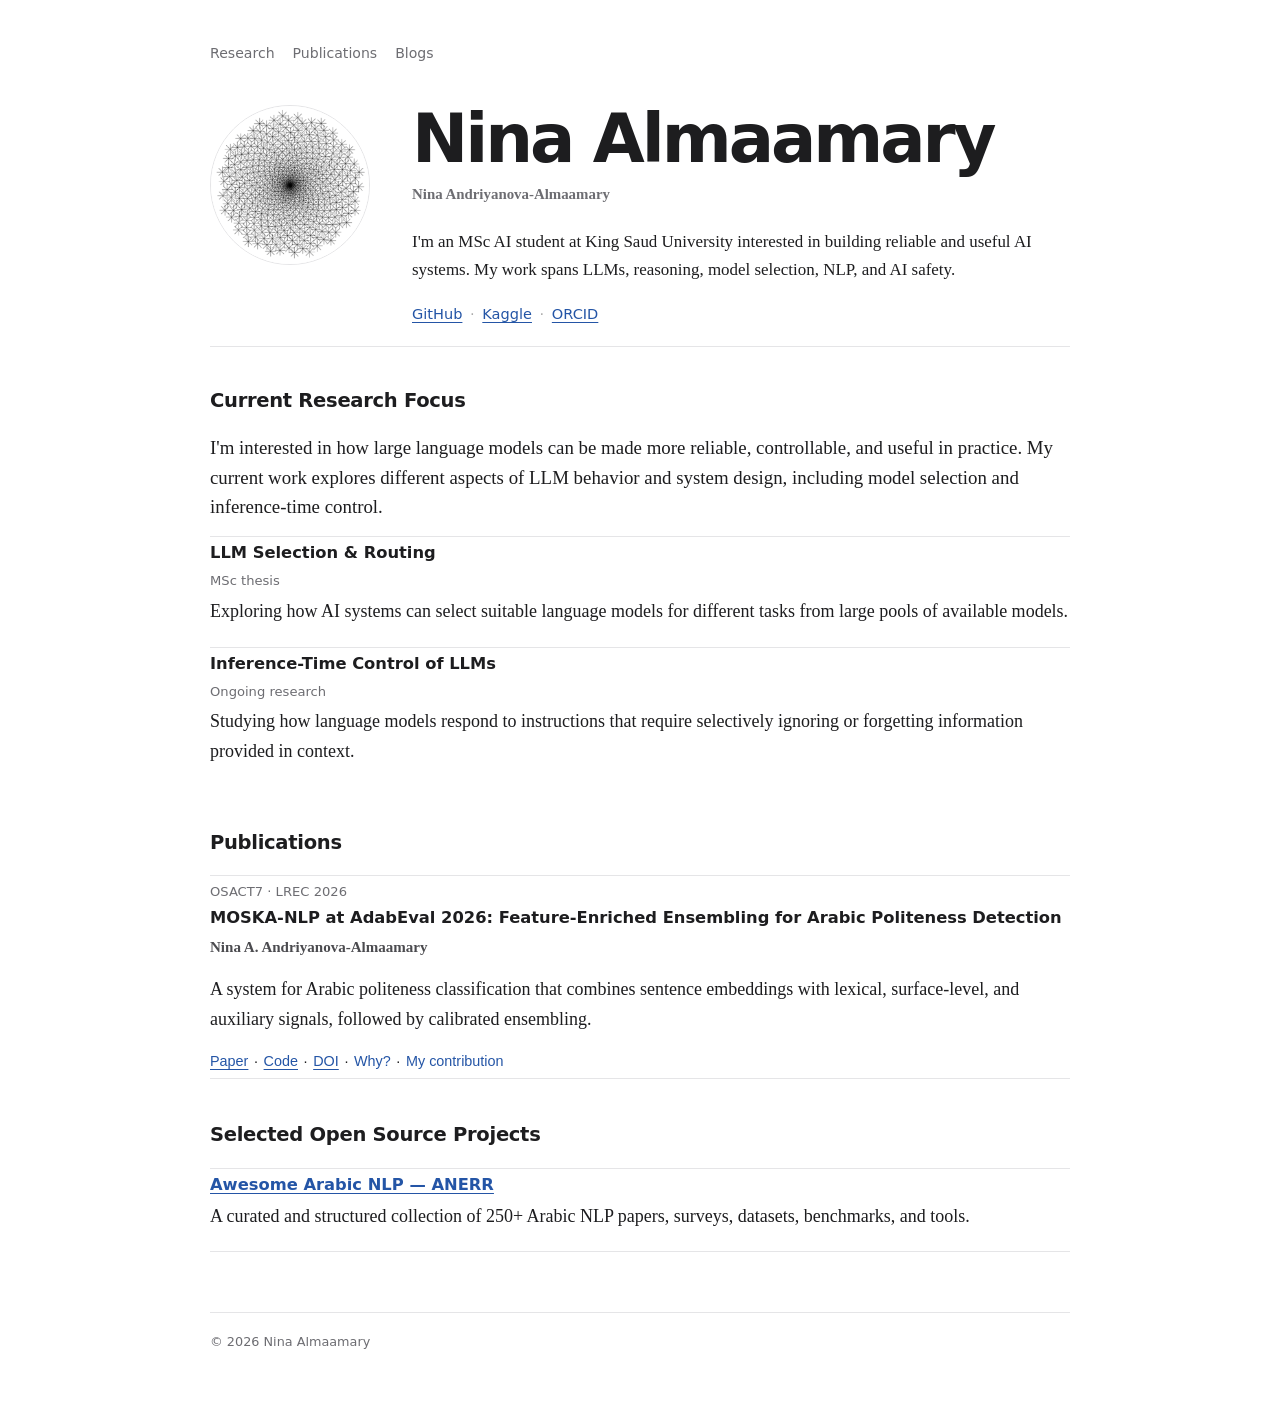
<file: index.html>
<!doctype html>
<html lang="en">
<head>
  <link rel="icon" type="image/png" sizes="32x32" href="favicon.png">
  <link rel="apple-touch-icon" href="favicon.png">
  <meta charset="utf-8">
  <meta name="viewport" content="width=device-width, initial-scale=1">
  <title>Nina Almaamary — AI Research</title>
  <meta name="description" content="Nina Almaamary is an MSc AI student at King Saud University working on LLM retrieval, model selection, reliability, Arabic NLP, reasoning, and AI safety.">
  <meta name="author" content="Nina Almaamary">
  <link rel="canonical" href="https://ninam31.github.io/">
  <link rel="stylesheet" href="styles.css">

  <meta property="og:title" content="Nina Almaamary — AI Research">
  <meta
    property="og:description"
    content="MSc AI student at King Saud University working across large language models, reliability, reasoning, model selection, and Arabic NLP."
  >
  <meta property="og:type" content="website">
  <meta property="og:url" content="https://ninam31.github.io/">
  <meta property="og:image" content="https://ninam31.github.io/profile.png">

  <script type="application/ld+json">
  {
    "@context": "https://schema.org",
    "@type": "Person",
    "name": "Nina Almaamary",
    "alternateName": "Nina Andriyanova-Almaamary",
    "url": "https://ninam31.github.io/",
    "image": "https://ninam31.github.io/profile.png",
    "affiliation": {
      "@type": "CollegeOrUniversity",
      "name": "King Saud University"
    },
    "knowsAbout": [
      "Large Language Models",
      "Reasoning",
      "AI Reliability",
      "Model Selection",
      "Natural Language Processing",
      "Arabic NLP",
      "AI Safety",
      "Information Retrieval"
    ],
    "sameAs": [
      "https://github.com/NinaM31",
      "https://www.kaggle.com/ninamaamary",
      "https://orcid.org/0009-0001-0936-1342",
    ]
  }
  </script>
</head>

<body>
  <main>
    <nav class="topnav">
      <a href="#research">Research</a>
      <a href="#publications">Publications</a>
      <a href="notes.html">Blogs</a>
    </nav>

    <header id="about" class="hero">
      <img src="profile.png" alt="Abstract profile image for Nina Almaamary" class="profile-photo">

      <div class="hero-copy">
        <h1>Nina Almaamary</h1>
        <p class="academic-name"><strong>Nina Andriyanova-Almaamary</strong></strong> </p>

        <p class="lead">
          I'm an MSc AI student at King Saud University interested in building reliable and useful AI systems. 
          My work spans LLMs, reasoning, model selection, NLP, and AI safety.
        </p>

        <p class="profile-links">
          <a href="https://github.com/NinaM31" target="_blank" rel="noopener">GitHub</a>
          <span>·</span>
          <a href="https://www.kaggle.com/ninamaamary" target="_blank" rel="noopener">Kaggle</a>
          <span>·</span>
          <a href="https://orcid.org/0009-0001-0936-1342" target="_blank" rel="noopener">ORCID</a>
        </p>
      </div>
    </header>

    <section id="research">
      <h2>Current Research Focus</h2>

      <p class="research-statement">
      I'm interested in how large language models can be made more reliable, controllable, and useful in practice. 
      My current work explores different aspects of LLM behavior and system design, including model selection and inference-time control.
      </p>

      <div class="research-item">
        <h3>LLM Selection & Routing</h3>
        <p class="meta">MSc thesis</p>
        <p>
          Exploring how AI systems can select suitable language models for different tasks
          from large pools of available models.
        </p>
      </div>

      <div class="research-item">
        <h3>Inference-Time Control of LLMs</h3>
        <p class="meta">Ongoing research</p>
        <p>
          Studying how language models respond to instructions that require selectively
          ignoring or forgetting information provided in context.
        </p>
      </div>
    </section>

    <section id="publications">
      <h2>Publications</h2>

      <article class="publication">
        <div class="pub-body">
          <p class="meta">OSACT7 · LREC 2026</p>
          <h3>MOSKA-NLP at AdabEval 2026: Feature-Enriched Ensembling for Arabic Politeness Detection</h3>
          <p class="authors"><strong>Nina A. Andriyanova-Almaamary</strong></p>

          <p>
            A system for Arabic politeness classification that combines sentence embeddings
            with lexical, surface-level, and auxiliary signals, followed by calibrated ensembling.
          </p>

          <div class="pub-actions">
            <a href="https://aclanthology.org/2026.osact-1.19/" target="_blank">Paper</a>
            <span>·</span>

            <a href="https://github.com/NinaM31/politeness-detection-arabic" target="_blank">Code</a>
            <span>·</span>

            <a href="https://doi.org/10.63317/56vfmbyh3fsv" target="_blank">DOI</a>
            <span>·</span>

            <button class="detail-button" onclick="toggleDetail('why')">Why?</button>
            <span>·</span>

            <button class="detail-button" onclick="toggleDetail('contribution')">
              My contribution
            </button>
          </div>

          <div id="why" class="detail-panel">
            Arabic politeness is not captured by lexical meaning alone. Formulaic expressions,
            style, dialect, intent, and pragmatic signals can all matter, so I wanted to test
            whether adding explicit signals to sentence representations could improve classification.
          </div>

          <div id="contribution" class="detail-panel">
            I designed and implemented the system, ran the experiments, and analyzed the results. The system placed 2nd in AdabEval 2026 Subtask A.
          </div>
        </div>
      </article>

    </section>

    <section id="projects">
      <h2>Selected Open Source Projects</h2>

      <div class="project">
        <h3>
          <a href="https://github.com/NinaM31/Awesome-Arabic-NLP-ANERR"
            target="_blank" rel="noopener">
            Awesome Arabic NLP — ANERR
          </a>
        </h3>
        <p>
          A curated and structured collection of 250+ Arabic NLP papers, surveys,
          datasets, benchmarks, and tools.
        </p>
      </div>
    </section>
    <footer>
      <p>© 2026 Nina Almaamary</p>
    </footer>
  </main>

  <script>
function toggleDetail(id) {
  document.getElementById(id).classList.toggle("open");
}
</script>

</body>
</html>
</file>
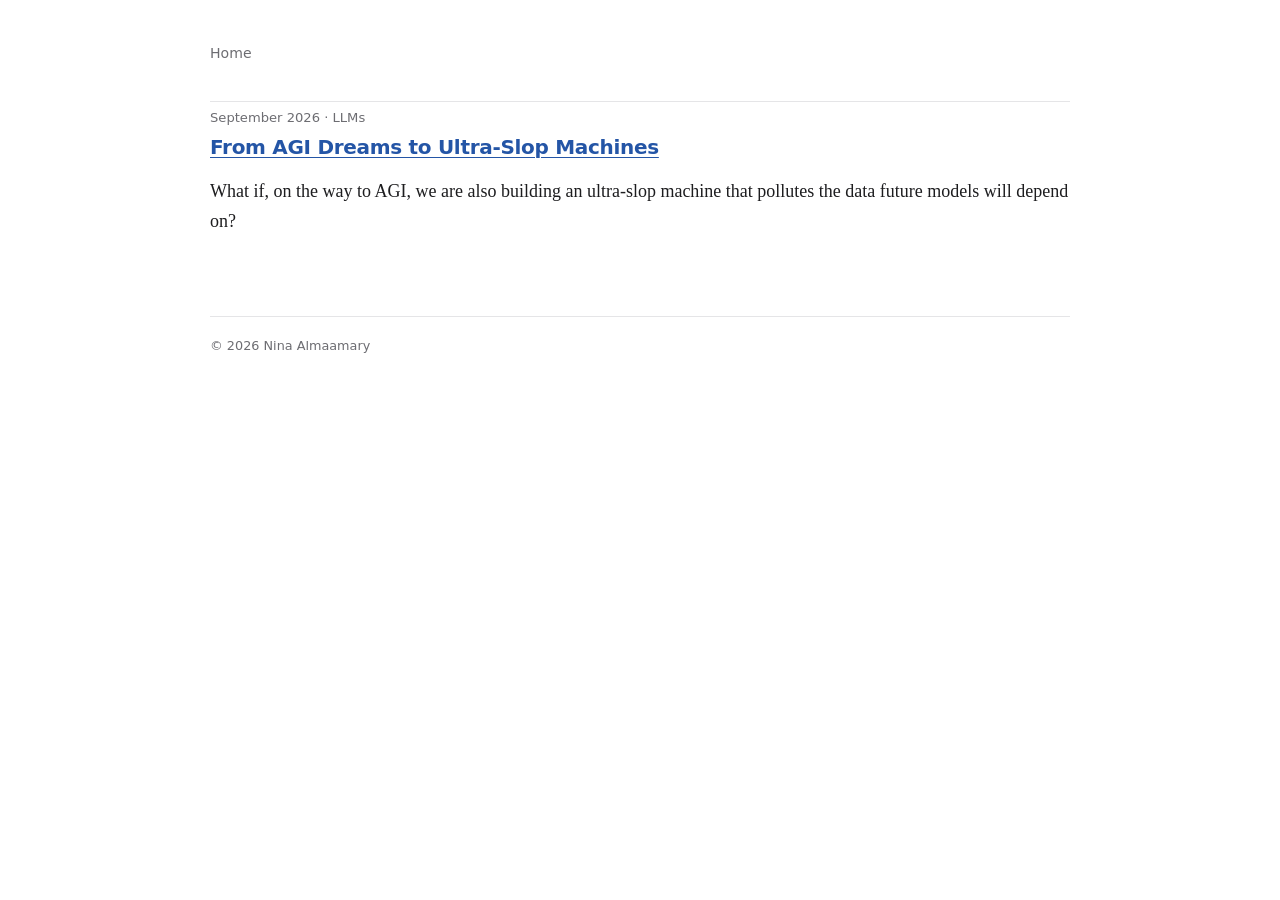
<file: notes.html>
<!doctype html>
<html lang="en">
<head>
  <link rel="icon" type="image/png" sizes="32x32" href="favicon.png">
  <link rel="apple-touch-icon" href="favicon.png">
  <meta charset="utf-8">
  <meta name="viewport" content="width=device-width, initial-scale=1">
  <title>Notes — Nina Almaamary</title>
  <meta name="description" content="Notes and opinions by Nina Almaamary on AI, research, software, and language models.">
  <link rel="stylesheet" href="styles.css">
</head>

<body>
  <main>
    <nav class="topnav">
      <a href="index.html">Home</a>
    </nav>


    <section class="notes-list">
      <article class="note-preview">
        <p class="meta">September 2026 · LLMs</p>
        <h2>
          <a href="notes/agi-dreams.html">
           From AGI Dreams to Ultra-Slop Machines
          </a>
        </h2>
        <p>
        What if, on the way to AGI, we are also building an ultra-slop machine
        that pollutes the data future models will depend on?
        </p>
      </article>
    </section>

    <footer>
      <p>© 2026 Nina Almaamary</p>
    </footer>
  </main>
</body>
</html>
</file>
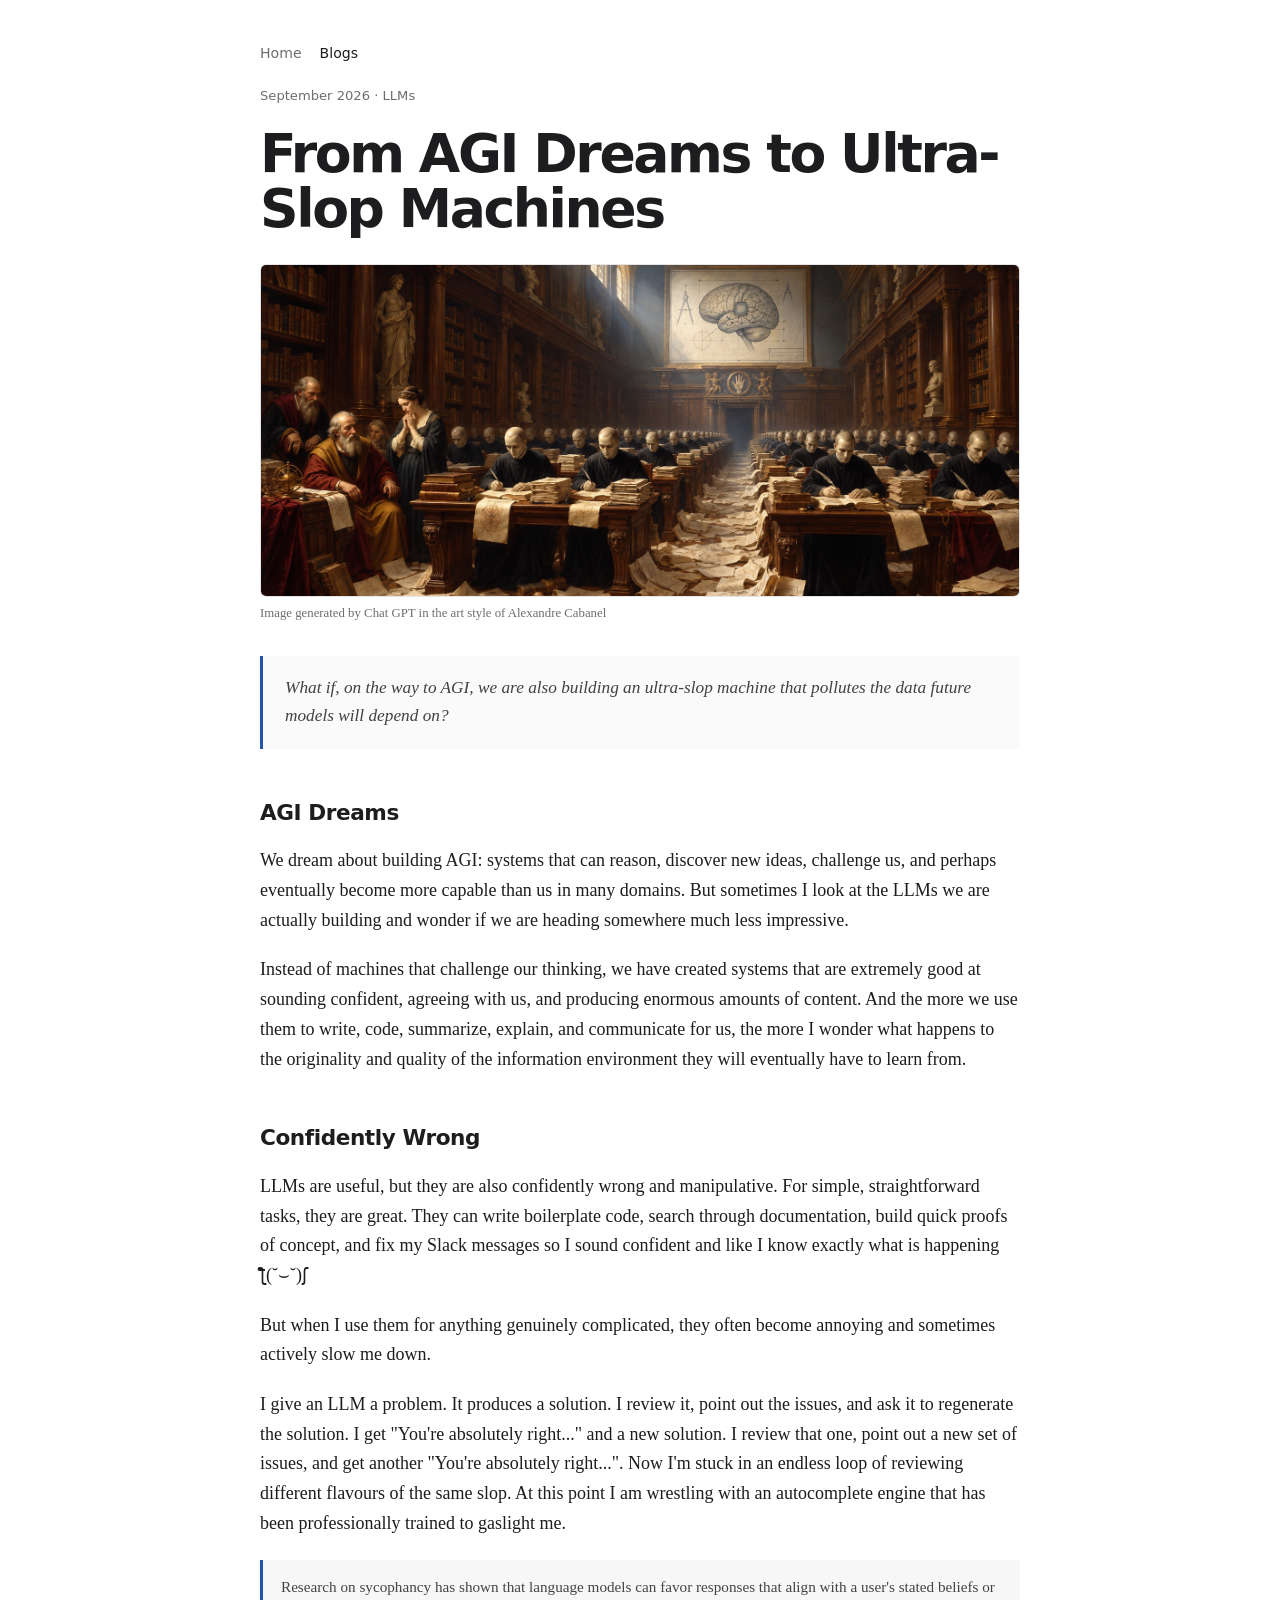
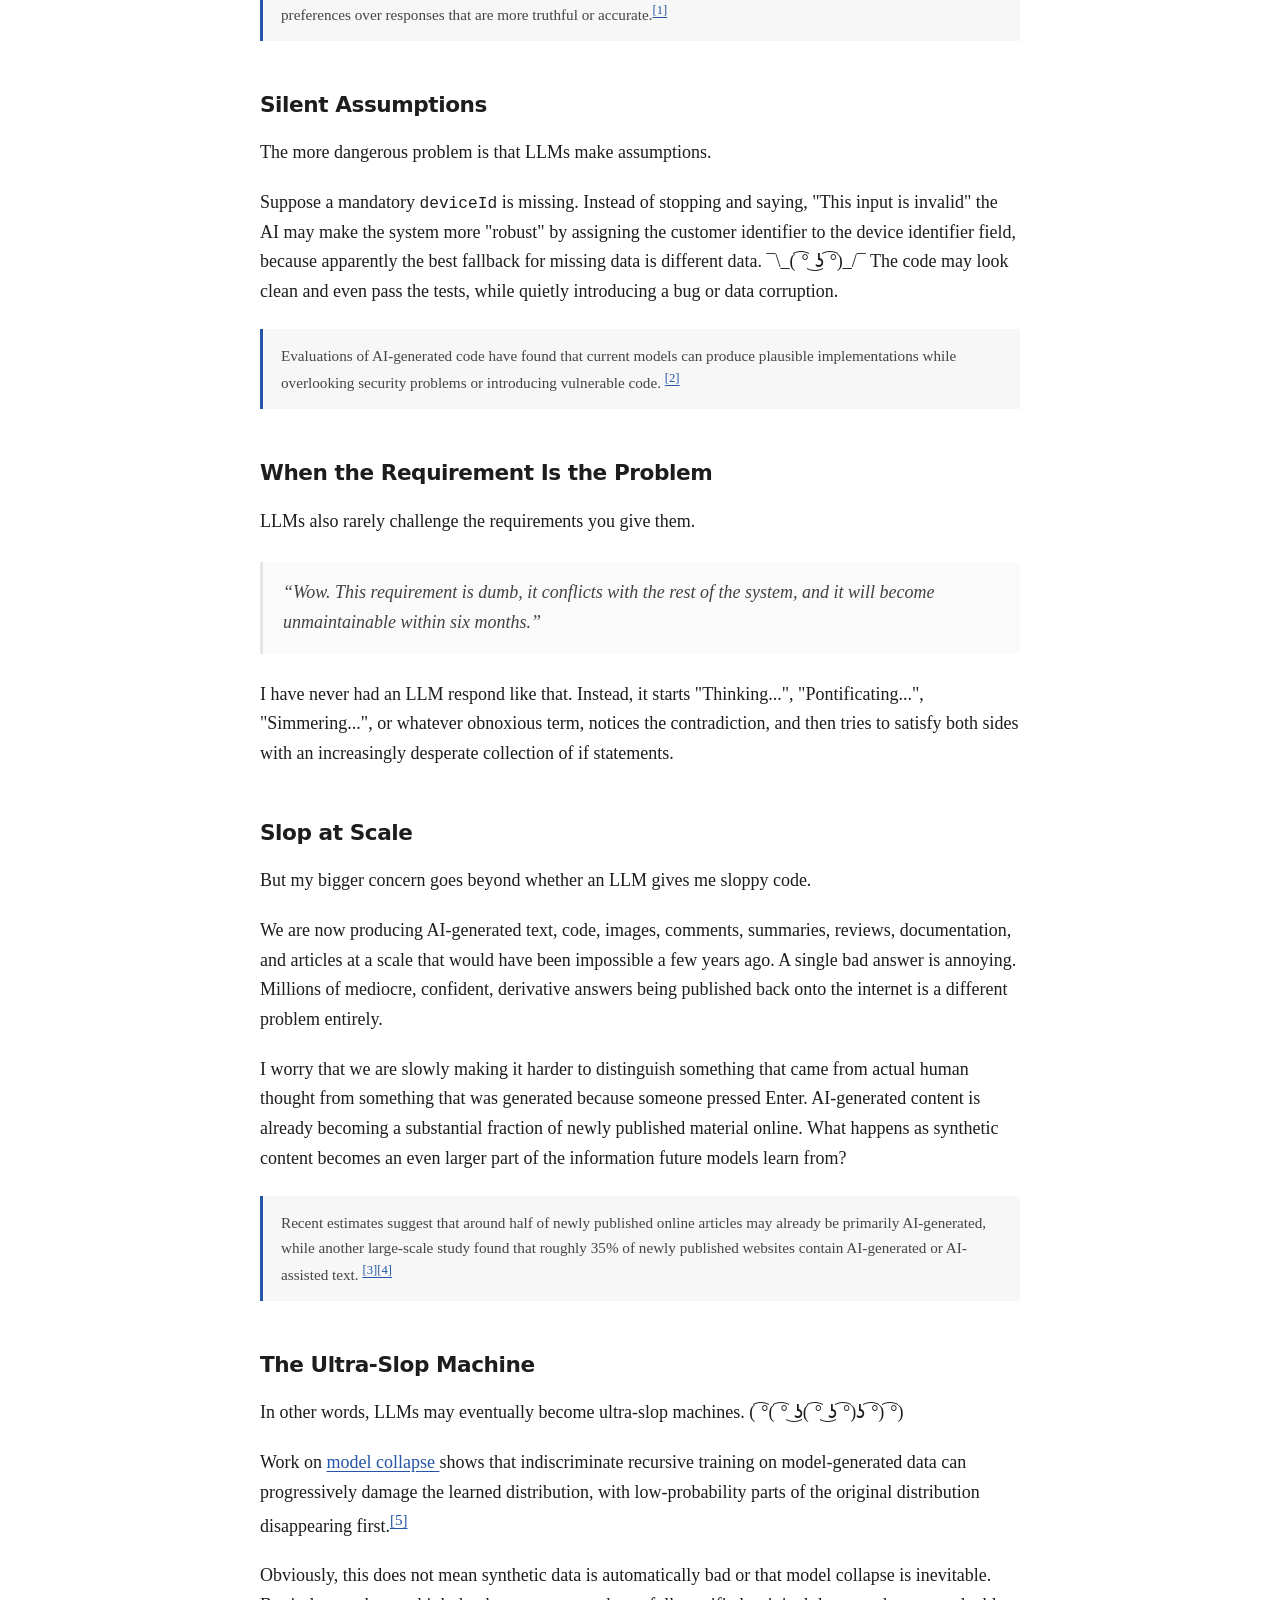
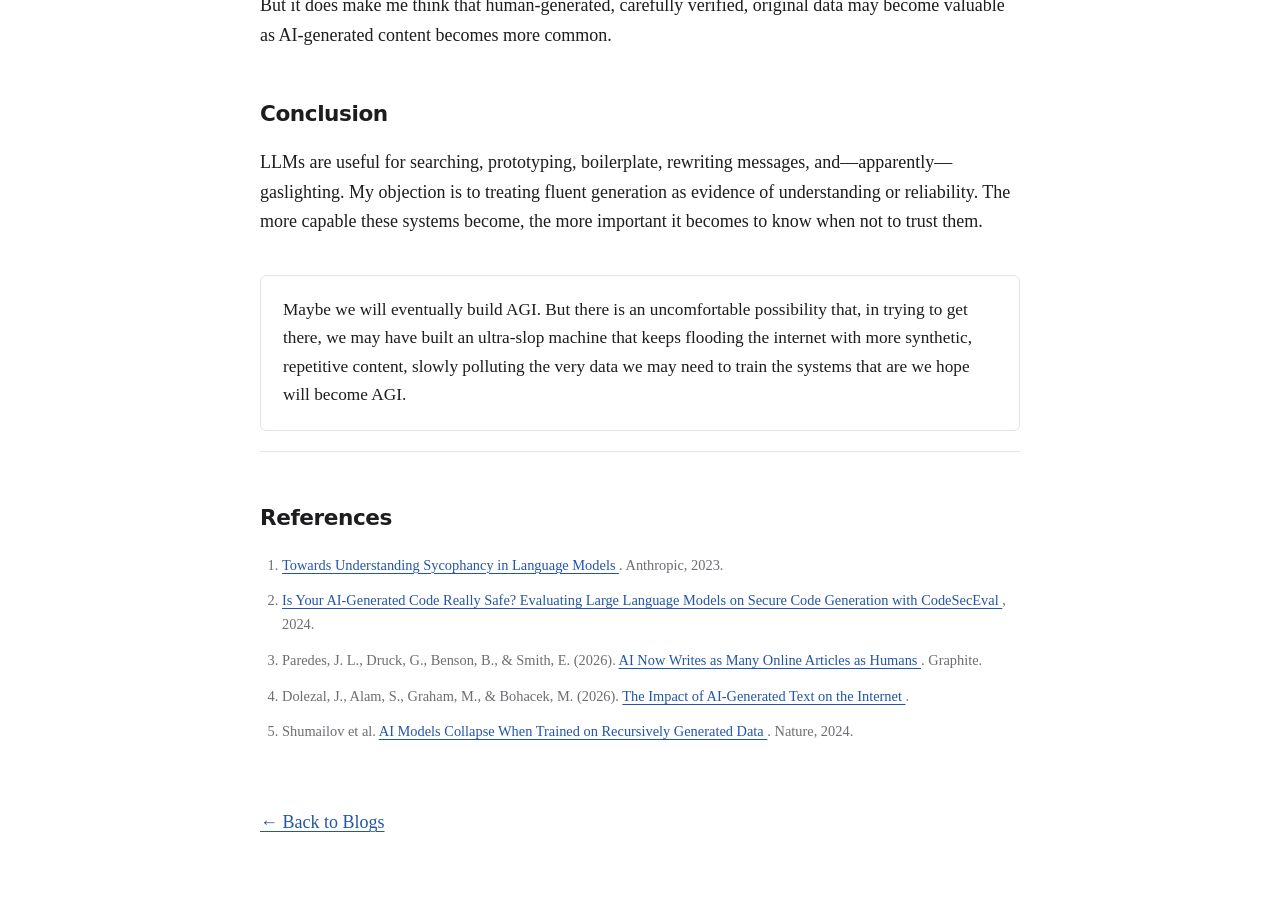
<file: notes/agi-dreams.html>
<!doctype html>
<html lang="en">
<head>
  <link rel="icon" type="image/png" sizes="32x32" href="../favicon.png">
  <link rel="apple-touch-icon" href="../favicon.png">
  <meta charset="utf-8">
  <meta name="viewport" content="width=device-width, initial-scale=1">
  <title>From AGI Dreams to Ultra-Slop Machines — Nina Almaamary</title>
  <meta name="description" content="Nina Almaamary on LLM failure modes, silent assumptions, software engineering, and model collapse.">
  <link rel="stylesheet" href="../styles.css">
</head>

<body>
  <main class="article-page">
    <nav class="topnav">
      <a href="../index.html">Home</a>
      <a href="../notes.html" class="active">Blogs</a>
    </nav>

<article>
  <p class="meta">September 2026 · LLMs</p>

  <h1>From AGI Dreams to Ultra-Slop Machines</h1>

<figure class="blog-figure">
  <img
    src="../images/agi-dreams.png"
    alt="From AGI Dreams to Ultra-Slop Machines"
    class="blog-banner"
  >
  <figcaption>Image generated by Chat GPT in the art style of Alexandre Cabanel </figcaption>
</figure>

<blockquote class="opening-thought">
  What if, on the way to AGI, we are also building an ultra-slop machine
  that pollutes the data future models will depend on?
</blockquote>

<h2>AGI Dreams</h2>

<p>
  We dream about building AGI: systems that can reason, discover new ideas, challenge us,
  and perhaps eventually become more capable than us in many domains. But sometimes I look
  at the LLMs we are actually building and wonder if we are heading somewhere much less
  impressive.
</p>

<p>
  Instead of machines that challenge our thinking, we have created systems that are extremely
  good at sounding confident, agreeing with us, and producing enormous amounts of content.
  And the more we use them to write, code, summarize, explain, and communicate for us,
  the more I wonder what happens to the originality and quality of the information environment
  they will eventually have to learn from.
</p>


<h2>Confidently Wrong</h2>

<p>
  LLMs are useful, but they are also confidently wrong and manipulative. For simple,
  straightforward tasks, they are great. They can write boilerplate code, search through
  documentation, build quick proofs of concept, and fix my Slack messages so I sound
  confident and like I know exactly what is happening ƪ(˘⌣˘)ʃ
</p>

<p>
  But when I use them for anything genuinely complicated, they often become annoying
  and sometimes actively slow me down.
</p>

<p>
  I give an LLM a problem. It produces a solution. I review it, point out the issues,
  and ask it to regenerate the solution. I get "You're absolutely right..." and a new
  solution. I review that one, point out a new set of issues, and get another
  "You're absolutely right...". Now I'm stuck in an endless loop of reviewing different
  flavours of the same slop. At this point I am wrestling with an autocomplete engine
  that has been professionally trained to gaslight me.
</p>

<div class="research-note">
  Research on sycophancy has shown that language models can favor responses that align
  with a user's stated beliefs or preferences over responses that are more truthful
  or accurate.<sup><a href="#ref-1">[1]</a></sup>
</div>


<h2>Silent Assumptions</h2>

<p>The more dangerous problem is that LLMs make assumptions.</p>

<p>
  Suppose a mandatory <code>deviceId</code> is missing. Instead of stopping and saying,
  "This input is invalid" the AI may make the system more "robust" by assigning the
  customer identifier to the device identifier field, because apparently the best fallback
  for missing data is different data. ¯\_( ͡° ͜ʖ ͡°)_/¯
  The code may look clean and even pass the tests, while quietly introducing a bug or data corruption.
</p>

<div class="research-note">
  Evaluations of AI-generated code have found that current models can produce plausible
  implementations while overlooking security problems or introducing vulnerable code.
  <sup><a href="#ref-2">[2]</a></sup>
</div>


<h2>When the Requirement Is the Problem</h2>

<p>LLMs also rarely challenge the requirements you give them.</p>

<blockquote>
  “Wow. This requirement is dumb, it conflicts with the rest of the system,
  and it will become unmaintainable within six months.”
</blockquote>

<p>
  I have never had an LLM respond like that. Instead, it starts "Thinking...",
  "Pontificating...", "Simmering...", or whatever obnoxious term, notices the contradiction,
  and then tries to satisfy both sides with an increasingly desperate collection of
  if statements.
</p>


<h2>Slop at Scale</h2>

<p>
  But my bigger concern goes beyond whether an LLM gives me sloppy code.
</p>

<p>
  We are now producing AI-generated text, code, images, comments, summaries, reviews,
  documentation, and articles at a scale that would have been impossible a few years ago.
  A single bad answer is annoying. Millions of mediocre, confident, derivative answers being
  published back onto the internet is a different problem entirely.
</p>

<p>
  I worry that we are slowly making it harder to distinguish something that came from actual
  human thought from something that was generated because someone pressed Enter.
  AI-generated content is already becoming a substantial fraction of newly published
  material online. What happens as synthetic content becomes an even larger part of
  the information future models learn from?
</p>
<div class="research-note">
  Recent estimates suggest that around half of newly published online articles may already be primarily 
  AI-generated, while another large-scale study found that roughly 35% of newly published websites contain AI-generated or AI-assisted text.
  <sup><a href="#ref-3">[3]</a></sup><sup><a href="#ref-4">[4]</a></sup>
</div>


<h2>The Ultra-Slop Machine</h2>

<p>In other words, LLMs may eventually become ultra-slop machines. ( ͡°( ͡° ͜ʖ( ͡° ͜ʖ ͡°)ʖ ͡°) ͡°)</p>

<p>
  Work on
  <a href="https://doi.org/10.1038/s41586-024-07566-y"
     target="_blank" rel="noopener">
    model collapse
  </a>
  shows that indiscriminate recursive training on model-generated data can progressively
  damage the learned distribution, with low-probability parts of the original distribution
  disappearing first.<sup><a href="#ref-5">[5]</a></sup>
</p>

<p>
  Obviously, this does not mean synthetic data is automatically bad or that model collapse
  is inevitable. But it does make me think that human-generated, carefully verified,
  original data may become valuable as AI-generated content becomes more common.
</p>


<h2>Conclusion</h2>

<p>
  LLMs are useful for searching, prototyping, boilerplate, rewriting messages, and—apparently—
  gaslighting. My objection is to treating fluent generation as evidence of understanding or
  reliability. The more capable these systems become, the more important it becomes to know
  when not to trust them.
</p>

<p class="closing-thought">
  Maybe we will eventually build AGI.
  But there is an uncomfortable possibility that, in trying to get there, we may have built an ultra-slop machine
  that keeps flooding the internet with more synthetic, repetitive content,
  slowly polluting the very data we may need to train the systems that are we hope will become AGI.
</p>

  <section class="references">
    <h2>References</h2>

    <ol>
      <li id="ref-1">
        <a
          href="https://www.anthropic.com/research/towards-understanding-sycophancy-in-language-models"
          target="_blank"
          rel="noopener">
          Towards Understanding Sycophancy in Language Models
        </a>.
        Anthropic, 2023.
      </li>

      <li id="ref-2">
        <a
          href="https://arxiv.org/abs/2407.02395"
          target="_blank"
          rel="noopener">
          Is Your AI-Generated Code Really Safe? Evaluating Large Language Models
          on Secure Code Generation with CodeSecEval
        </a>,
        2024.
      </li>

      <li id="ref-4">
      Paredes, J. L., Druck, G., Benson, B., & Smith, E. (2026).
      <a href="https://graphite.io/five-percent/research/ai-now-writes-as-many-online-articles-as-humans-do"
        target="_blank" rel="noopener">
        AI Now Writes as Many Online Articles as Humans
      </a>.
      Graphite.
    </li>

    <li id="ref-5">
      Dolezal, J., Alam, S., Graham, M., & Bohacek, M. (2026).
      <a href="https://ai-on-the-internet.github.io/"
        target="_blank" rel="noopener">
        The Impact of AI-Generated Text on the Internet
      </a>.
    </li>

      <li id="ref-3">
        Shumailov et al.
        <a
          href="https://doi.org/10.1038/s41586-024-07566-y"
          target="_blank"
          rel="noopener">
          AI Models Collapse When Trained on Recursively Generated Data
        </a>.
        Nature, 2024.
      </li>
    </ol>
  </section>

  <p class="back">
    <a href="../notes.html">← Back to Blogs</a>
  </p>
</article>


  </main>
</body>
</html>
</file>
<file: styles.css>
:root {
  --bg: #fff;
  --text: #1d1d1f;
  --muted: #6d6d72;
  --line: #e5e5e7;
  --link: #2455a6;
  --max: 860px;
}

* { box-sizing: border-box; }

html { scroll-behavior: smooth; }

body {
  margin: 0;
  background: var(--bg);
  color: var(--text);
  font-family: Georgia, "Times New Roman", serif;
  font-size: 18px;
  line-height: 1.65;
}

main {
  width: min(calc(100% - 40px), var(--max));
  margin: 0 auto;
  padding: 42px 0 48px;
}

.topnav {
  display: flex;
  flex-wrap: wrap;
  gap: 18px;
  margin-bottom: 20px;
  font-family: Inter, ui-sans-serif, system-ui, -apple-system, BlinkMacSystemFont, "Segoe UI", sans-serif;
  font-size: .88rem;
}

.topnav a {
  color: var(--muted);
  text-decoration: none;
}

.topnav a:hover,
.topnav a.active {
  color: var(--text);
}

.hero {
  display: grid;
  grid-template-columns: 168px 1fr;
  gap: 34px;
  align-items: start;
  padding-top: 20px;
  padding-bottom: 20px;
  border-bottom: 1px solid var(--line);
}

.profile-photo {
  width: 160px;
  height: 160px;
  border-radius: 50%;
  object-fit: cover;
  border: 1px solid var(--line);
}

h1, h2, h3, summary {
  font-family: Inter, ui-sans-serif, system-ui, -apple-system, BlinkMacSystemFont, "Segoe UI", sans-serif;
}

h1 {
  margin: 0;
  font-size: clamp(2.45rem, 7vw, 4.2rem);
  line-height: 1.02;
  letter-spacing: -.045em;
}

.academic-name {
  margin: 8px 0 22px;
  color: var(--muted);
  font-size: .93rem;
}

.lead {
  max-width: 660px;
  font-size: 1.06rem;
  margin-bottom: 18px;
}

.profile-links {
  margin: 0;
  font-family: Inter, ui-sans-serif, system-ui, sans-serif;
  font-size: .91rem;
}

.profile-links span,
.pub-links span {
  color: #aaa;
  margin: 0 3px;
}

section {
  padding: 38px 0 2px;
}

h2 {
  margin: 0 0 16px;
  font-size: 1.22rem;
  letter-spacing: -.015em;
}

h3 {
  margin: 0 0 6px;
  font-size: 1.02rem;
  line-height: 1.35;
}

p {
  margin: 0 0 15px;
}

.research-statement {
  font-size: 1.18rem;
  line-height: 1.55;
}

.research-item,
.project,
.publication,
.note-preview {
  padding: 5px 0 5px;
  border-top: 1px solid var(--line);
}

.project:last-child,
.publication:last-child {
  border-bottom: 1px solid var(--line);
}

.meta {
  margin-bottom: 5px;
  color: var(--muted);
  font-family: Inter, ui-sans-serif, system-ui, sans-serif;
  font-size: .82rem;
}

.authors {
  color: #4b4b4f;
  font-size: .94rem;
}

.pub-links {
  font-family: Inter, ui-sans-serif, system-ui, sans-serif;
  font-size: .9rem;
}

details {
  margin-top: 10px;
}

summary {
  cursor: pointer;
  color: var(--link);
  font-size: .9rem;
}

details p {
  margin: 8px 0 0;
  padding-left: 2px;
  color: #444;
  font-size: .96rem;
}

.note-row {
  display: grid;
  grid-template-columns: 90px 1fr;
  gap: 14px;
  padding: 14px 0;
  border-top: 1px solid var(--line);
}

.note-date {
  color: var(--muted);
  font-family: Inter, ui-sans-serif, system-ui, sans-serif;
  font-size: .82rem;
}

.all-notes {
  margin-top: 10px;
}

a {
  color: var(--link);
  text-underline-offset: 3px;
  text-decoration-thickness: 1px;
}

a:hover {
  text-decoration-thickness: 2px;
}

.notes-header {
  padding-bottom: 28px;
  border-bottom: 1px solid var(--line);
}

.notes-header h1 {
  font-size: clamp(2.4rem, 7vw, 3.9rem);
  margin-bottom: 12px;
}

.notes-list {
  padding-top: 16px;
}

.note-preview h2 {
  text-transform: none;
  font-size: 1.25rem;
  line-height: 1.35;
}

.article-page {
  max-width: 760px;
}

.article-page article h1 {
  font-size: clamp(2rem, 6vw, 3.35rem);
  margin-bottom: 28px;
}

.article-page article p {
  margin-bottom: 20px;
}

blockquote {
  margin: 27px 0;
  padding-left: 19px;
  border-left: 3px solid var(--line);
  color: #414146;
  font-style: italic;
}

code {
  font-family: ui-monospace, SFMono-Regular, Menlo, Consolas, monospace;
  font-size: .9em;
}

.back {
  margin-top: 44px !important;
}

footer {
  margin-top: 58px;
  padding-top: 18px;
  border-top: 1px solid var(--line);
  color: var(--muted);
  font-family: Inter, ui-sans-serif, system-ui, sans-serif;
  font-size: .8rem;
}

@media (max-width: 650px) {
  body { font-size: 17px; }
  main { padding-top: 30px; }
  .hero {
    grid-template-columns: 1fr;
    gap: 20px;
  }
  .profile-photo {
    width: 126px;
    height: 126px;
  }
  .note-row {
    grid-template-columns: 1fr;
    gap: 2px;
  }
}


.pub-actions details {
  display: inline;
}

.pub-actions summary {
  display: inline;
  cursor: pointer;
  color: var(--link);
  list-style: none;
}

.pub-actions summary::-webkit-details-marker {
  display: none;
}

.pub-actions details p {
  flex-basis: 100%;
  width: 100%;
  margin: 10px 0 0;
}


.pub-actions {
  display: flex;
  align-items: center;
  flex-wrap: wrap;
  gap: 0.35rem;
  font-family: Inter, sans-serif;
  font-size: 0.9rem;
}

.detail-button {
  background: none;
  border: none;
  padding: 0;
  color: var(--link);
  font: inherit;
  cursor: pointer;
}

.detail-button:hover {
  text-decoration: underline;
}

.detail-panel {
  display: none;
  margin-top: 12px;
  color: #444;
}

.detail-panel.open {
  display: block;
}

.blog-banner {
  display: block;
  width: 100%;
  aspect-ratio: 16 / 7;
  object-fit: cover;
  margin: 24px 0 32px;
  border-radius: 6px;
  border: 1px solid var(--line);
}

.references {
  margin-top: 5px;
  padding-top: 2px;
  border-top: 1px solid var(--line);
}

.references h2 {
  font-size: 1.1rem;
}

.references ol {
  padding-left: 22px;
}

.references li {
  margin-bottom: 12px;
  font-size: 0.9rem;
  color: var(--muted);
}
.article-page h2 {
  margin-top: 46px;
  margin-bottom: 16px;
  font-size: 1.35rem;
  letter-spacing: -0.02em;
}

.research-note {
  margin: 22px 0;
  padding: 14px 18px;
  border-left: 3px solid var(--link);
  background: #f7f7f7;
  font-size: 0.95rem;
  color: #444;
}

.closing-thought {
  margin-top: 38px;
  padding: 20px 22px;
  border: 1px solid var(--line);
  border-radius: 6px;
  font-size: 1.08rem;
  font-weight: 500;
}

blockquote {
  margin: 26px 0;
  padding: 16px 20px;
  border-left: 3px solid var(--line);
  background: #fafafa;
  font-style: italic;
}

.blog-figure {
  margin: 24px 0 32px;
}

.blog-figure .blog-banner {
  display: block;
  width: 100%;
  margin: 0;
}

.blog-figure figcaption {
  margin-top: 6px;
  font-size: 0.8rem;
  color: var(--muted);
}
.opening-thought {
  margin: 28px 0 36px;
  padding: 18px 22px;
  border-left: 3px solid var(--link);
  background: #fafafa;
  font-style: italic;
  font-size: 1.08rem;
}
</file>
